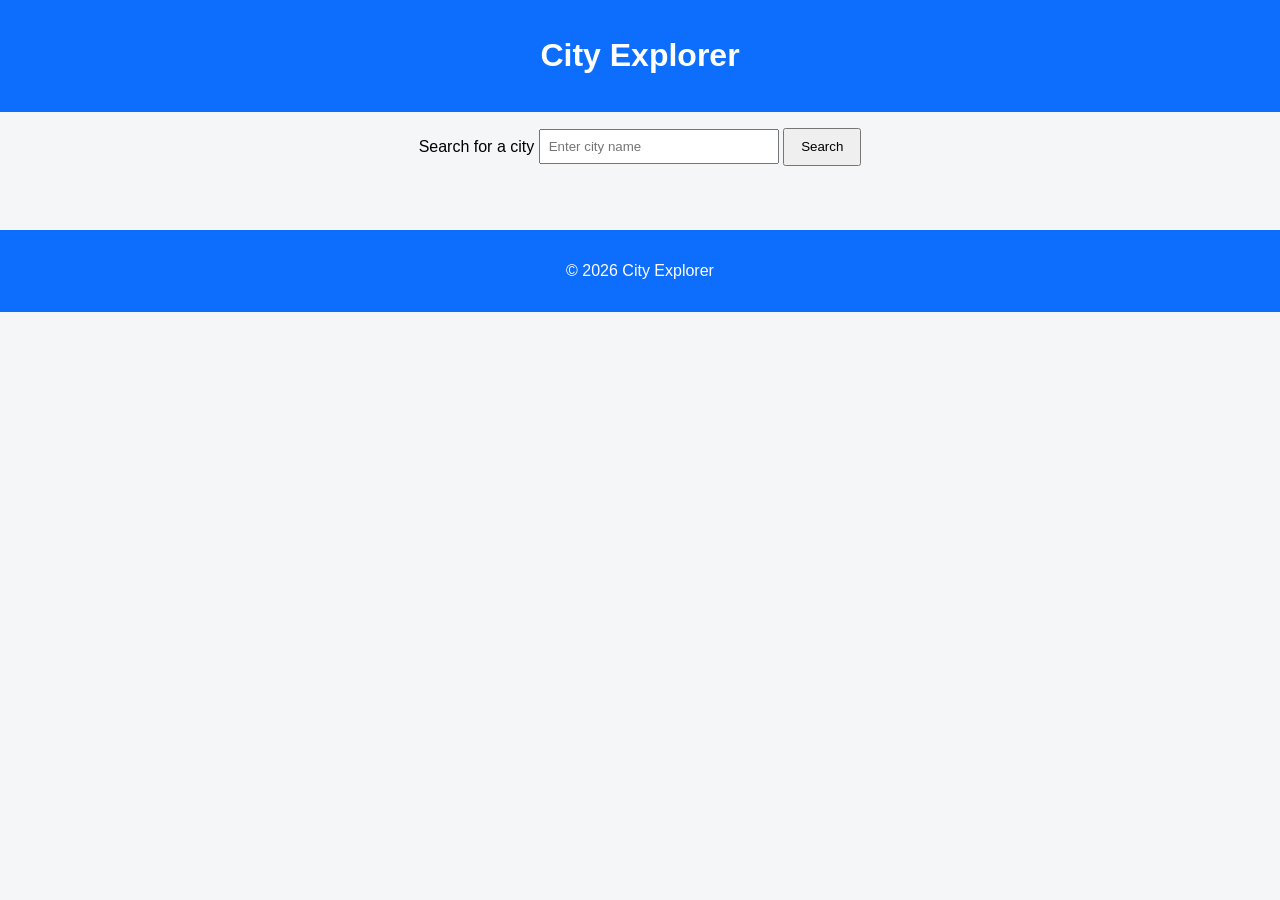
<file: city-explorer/index.html>
<!DOCTYPE html>
<html lang="en">
<head>
  <meta charset="UTF-8" />
  <title>City Explorer | Weather & City Info</title>
  <meta name="description" content="Explore cities with real-time weather and city information." />
  <meta name="viewport" content="width=device-width, initial-scale=1.0" />

  <link rel="stylesheet" href="css/styles.css" />
  <link rel="stylesheet" href="css/animations.css" />
</head>

<body>
  <header>
    <h1>City Explorer</h1>
  </header>

  <main>
    <section id="search">
      <label for="cityInput">Search for a city</label>
      <input id="cityInput" type="text" placeholder="Enter city name" />
      <button id="searchBtn">Search</button>
    </section>

    <section id="results">
      <div id="image"></div>
      <div id="weather"></div>
      <div id="city"></div>
    </section>

    <p id="error" role="alert"></p>
  </main>

  <footer>
    <p>&copy; 2026 City Explorer</p>
  </footer>

  <script type="module" src="js/main.js"></script>
</body>
</html>
</file>
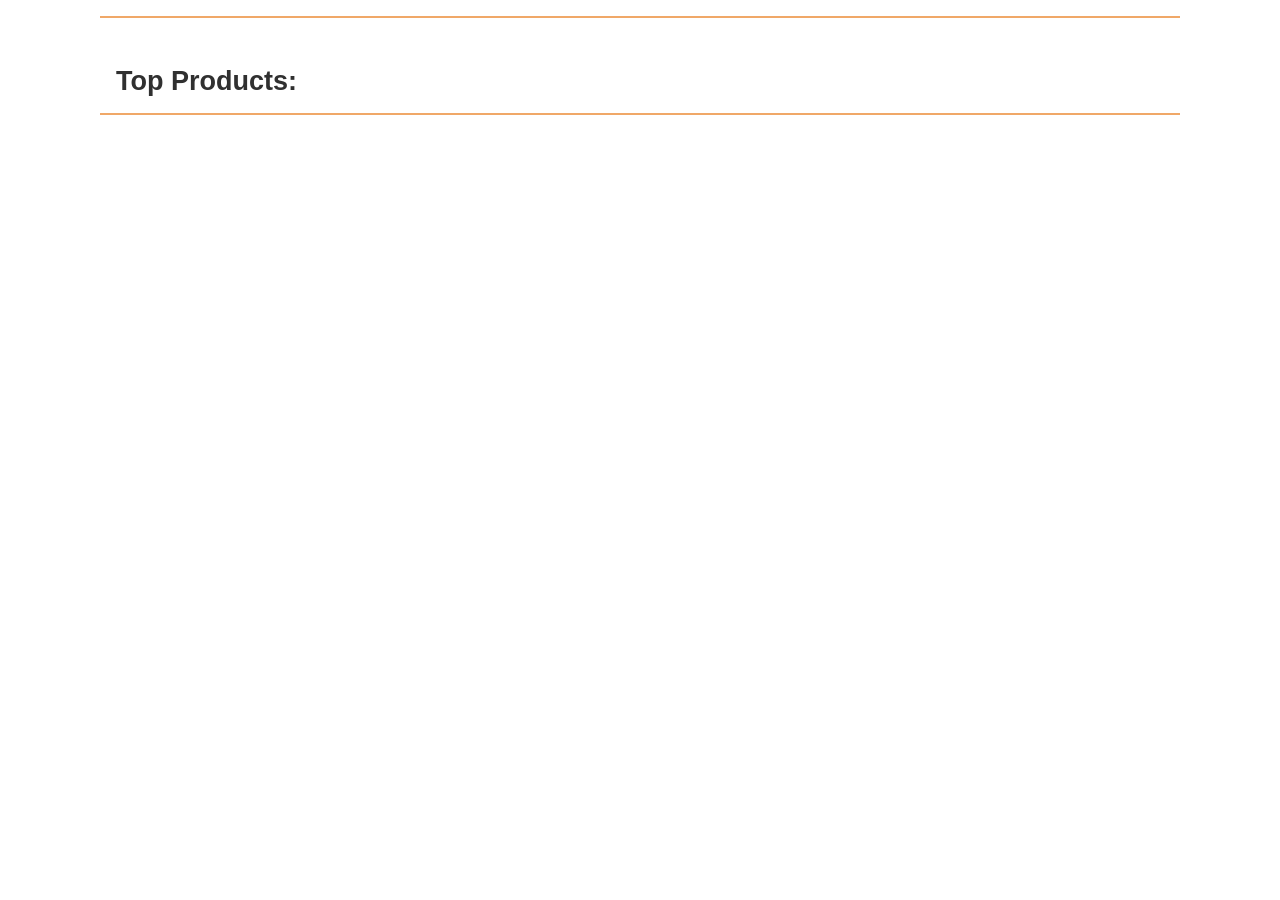
<file: src/product_listing/index.html>
<!doctype html>
<html lang="en">
  <head>
    <meta charset="UTF-8" />
    <meta name="viewport" content="width=device-width, initial-scale=1.0" />
    <title>Sleep Outside | Products</title>
    <link rel="stylesheet" href="../css/style.css" />
    <script src="../js/product-listing.js" type="module"></script>
  </head>

  <body>
    <header class="divider" id="main-header"></header>
    <main class="divider">
      <section class="products">
        <h2>Top Products: <span class="title highlight"></span></h2>
        <ul class="product-list"></ul>
      </section>
    </main>
    <footer id="main-footer"></footer>
  </body>
</html>
</file>
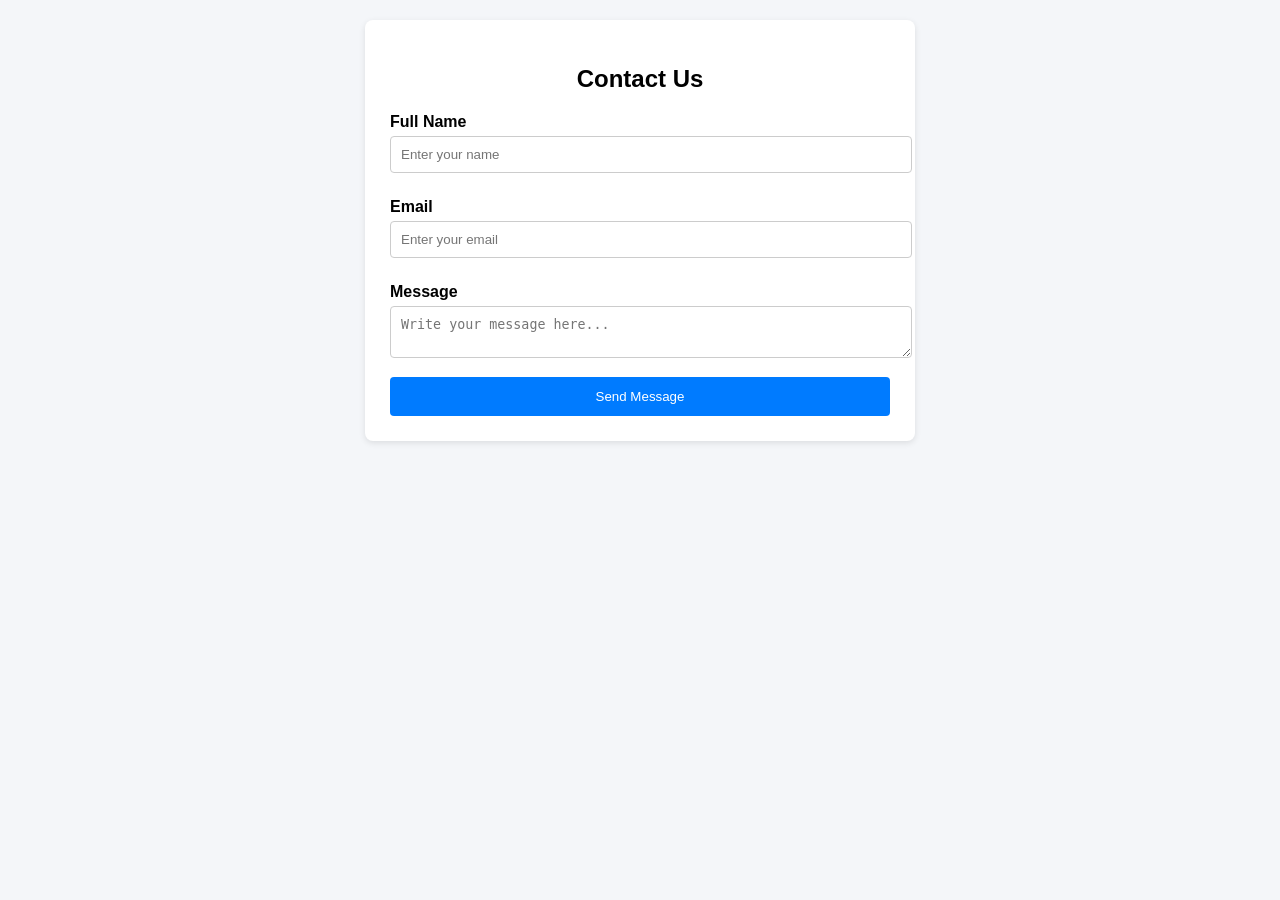
<file: contact.html>
<!DOCTYPE html>
<html lang="en">
<head>
  <meta charset="UTF-8">
  <meta name="viewport" content="width=device-width, initial-scale=1.0">
  <title>Contact Form</title>
  <link rel="stylesheet" href="contact.css">
</head>
<body>
  <div class="contact-container">
    <h2>Contact Us</h2>
    <form id="contactForm">
      <label for="name">Full Name</label>
      <input type="text" id="name" placeholder="Enter your name" required>

      <label for="email">Email</label>
      <input type="email" id="email" placeholder="Enter your email" required>

      <label for="message">Message</label>
      <textarea id="message" placeholder="Write your message here..." required></textarea>

      <button type="submit">Send Message</button>
    </form>

    <div id="confirmation" class="hidden">
      <p>✅ Thank you! Your message has been sent.</p>
    </div>
  </div>

  <script src="contact.js"></script>
</body>
</html>
</file>
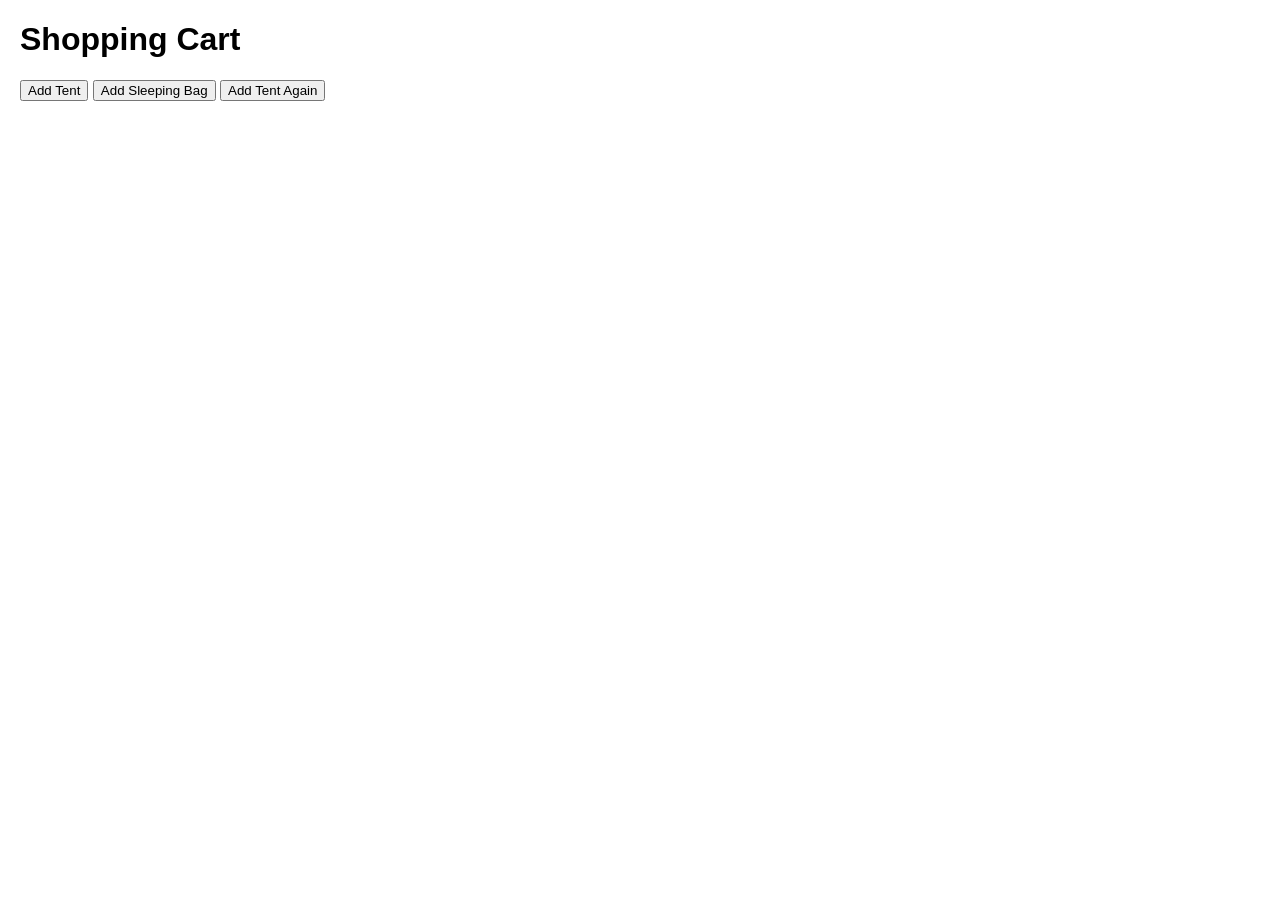
<file: duplicateitem.html>
<!DOCTYPE html>
<html lang="en">
<head>
  <meta charset="UTF-8">
  <title>Shopping Cart Demo</title>
  <style>
    body { font-family: Arial, sans-serif; margin: 20px; }
    #cart { margin-top: 20px; }
    .cart-item { padding: 5px; border-bottom: 1px solid #ccc; }
  </style>
</head>
<body>
  <h1>Shopping Cart</h1>
  <button onclick="addToCart({id:1, name:'Tent'})">Add Tent</button>
  <button onclick="addToCart({id:2, name:'Sleeping Bag'})">Add Sleeping Bag</button>
  <button onclick="addToCart({id:1, name:'Tent'})">Add Tent Again</button>

  <div id="cart"></div>

  <script>
    let cart = [];

    function addToCart(item) {
      const existingItem = cart.find(cartItem => cartItem.id === item.id);

      if (existingItem) {
        existingItem.quantity += 1;
      } else {
        cart.push({ ...item, quantity: 1 });
      }

      renderCart();
    }

    function renderCart() {
      const cartDiv = document.getElementById('cart');
      cartDiv.innerHTML = '<h2>Cart Items</h2>';
      cart.forEach(item => {
        cartDiv.innerHTML += `<div class="cart-item">${item.name} - Quantity: ${item.quantity}</div>`;
      });
    }
  </script>
</body>
</html>
</file>
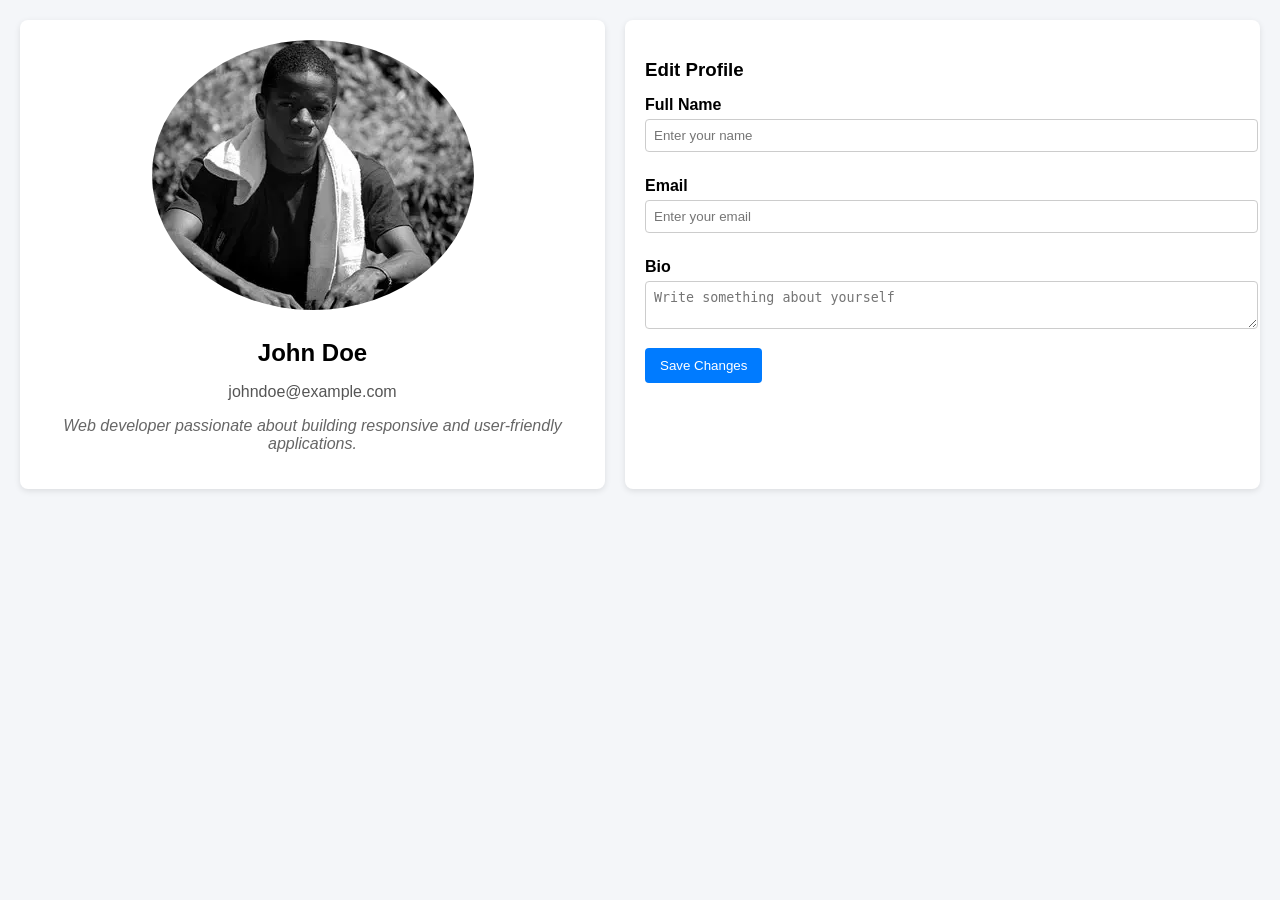
<file: profile.html>
<!DOCTYPE html>
<html lang="en">
<head>
  <meta charset="UTF-8">
  <meta name="viewport" content="width=device-width, initial-scale=1.0">
  <title>User Profile Page</title>
  <link rel="stylesheet" href="profile.css">
</head>
<body>
  <div class="profile-container">
    <div class="profile-card">
      <img src="profile.webp" alt="User Avatar" class="avatar">
      <h2 class="username" id="displayName">John Doe</h2>
      <p class="email" id="displayEmail">johndoe@example.com</p>
      <p class="bio" id="displayBio">Web developer passionate about building responsive and user-friendly applications.</p>
    </div>

    <div class="profile-form">
      <h3>Edit Profile</h3>
      <form id="profileForm">
        <label for="name">Full Name</label>
        <input type="text" id="name" placeholder="Enter your name">

        <label for="email">Email</label>
        <input type="email" id="email" placeholder="Enter your email">

        <label for="bio">Bio</label>
        <textarea id="bio" placeholder="Write something about yourself"></textarea>

        <button type="submit">Save Changes</button>
      </form>
    </div>
  </div>

  <script src="profile.js"></script>
</body>
</html>
</file>
<file: city-explorer/css/styles.css>
body {
  font-family: Arial, sans-serif;
  margin: 0;
  background-color: #f4f6f8;
}

header, footer {
  background-color: #0d6efd;
  color: white;
  text-align: center;
  padding: 1rem;
}

main {
  padding: 1rem;
}

#search {
  text-align: center;
  margin-bottom: 2rem;
}

input {
  padding: 0.5rem;
  width: 220px;
}

button {
  padding: 0.6rem 1rem;
  cursor: pointer;
}

#results {
  display: grid;
  gap: 1rem;
  grid-template-columns: repeat(auto-fit, minmax(250px, 1fr));
}

.card {
  background: white;
  padding: 1rem;
  border-radius: 8px;
}

img {
  max-width: 100%;
  border-radius: 8px;
}

#error {
  color: red;
  text-align: center;
}
</file>
<file: city-explorer/css/animations.css>
@keyframes fadeIn {
  from {
    opacity: 0;
    transform: translateY(15px);
  }
  to {
    opacity: 1;
    transform: translateY(0);
  }
}

.card {
  animation: fadeIn 0.4s ease-in;
}
</file>
<file: src/css/style.css>
:root {
  --font-body: Arial, Helvetica, sans-serif;
  --font-headline: Haettenschweiler, "Arial Narrow Bold", sans-serif;
  /* colors */
  --primary-color: #f0a868;
  --secondary-color: #525b0f;
  --tertiary-color: #8a470c;
  --light-grey: #d0d0d0;
  --dark-grey: #303030;

  /* sizes */
  --font-base: 18px;
  --small-font: 0.8em;
  --large-font: 1.2em;
}

* {
  margin: 0;
  padding: 0;
  box-sizing: border-box;
}

body {
  font-family: var(--font-body);
  font-size: var(--font-base);
  color: var(--dark-grey);
}

img {
  max-width: 100%;
}

header {
  display: flex;
  justify-content: space-between;
  padding: 0.5rem;
}

p {
  padding: 0.75rem;
}

.logo {
  line-height: 60px;
  width: 245px;
  overflow: hidden;
  display: flex;
  font-size: 30px;
  text-align: right;
  font-family: var(--font-headline);
}

.logo img {
  width: 60px;
  height: 60px;
}

.logo a {
  text-decoration: none;
  color: var(--font-body);
}

.hero {
  position: relative;
}

.hero .logo {
  position: absolute;
  left: calc(50% - 60px);
  bottom: -15px;
  background-color: white;
}

.logo--square {
  font-size: var(--small-font);
  width: 110px;
  height: 80px;

  flex-direction: column;
  align-items: flex-end;
  box-shadow: 1px 1px 4px var(--light-grey);
  justify-content: center;
  align-items: center;
  line-height: 1;
}

.logo--square img {
  width: 90px;
  height: 90px;
  margin-top: -1.3em;
}

.logo--square > div {
  margin-top: -1.7em;
}

/* utility classes */
.highlight {
  color: var(--tertiary-color);
}

button {
  padding: 0.5em 2em;
  background-color: var(--secondary-color);
  color: white;
  margin: auto;
  display: block;
  border: 0;
  font-size: var(--large-font);
  cursor: pointer;
}

.divider {
  border-bottom: 2px solid var(--primary-color);
}

/* End utility classes */

/* Cart icon styles */
.cart {
  padding-top: 1em;
  position: relative;
  text-align: center;
}

.cart svg {
  width: 25px;
}

.cart:hover svg {
  fill: gray;
}

/* End cart icon styles */

.mission {
  position: absolute;
  top: 1rem;
  left: 0;
  right: 0;
  line-height: 1.3;
  width: 100%;
  background-color: var(--dark-grey);
  color: var(--light-grey);
  opacity: 0.8;
}

.mission p {
  margin: 0 auto;
  width: 50%;
  text-align: center;
}

.products {
  margin-top: 2rem;
  padding: 1rem;
}

.product-list {
  display: flex;
  flex-flow: row wrap;
  list-style-type: none;
  justify-content: center;
}

.product-list a {
  text-decoration: none;
  color: var(--dark-grey);
}

/* Styles for product lists */
.product-card {
  flex: 1 1 45%;
  margin: 0.25em;
  padding: 0.5em;
  border: 1px solid var(--light-grey);
  max-width: 250px;
}

.product-card h2,
.product-card h3,
.product-card p {
  margin: 0.5em 0;
}

.card__brand {
  font-size: var(--small-font);
}

.card__name {
  font-size: 1em;
}

/* End product list card */

.product-detail {
  padding: 1em;
  max-width: 500px;
  margin: auto;
}

.product-detail img {
  width: 100%;
}

/* Start cart list card styles */
.cart-card {
  display: grid;
  grid-template-columns: 25% auto 15%;
  font-size: var(--small-font);
  /* max-height: 120px; */
  align-items: center;
}

.cart-card__image {
  grid-row: 1/3;
  grid-column: 1;
}

.cart-card p {
  margin-top: 0;
}

.cart-card .card__name {
  grid-row: 1;
  grid-column: 2;
}

.cart-card__color {
  grid-row: 2;
  grid-column: 2;
}

.cart-card__quantity {
  grid-row: 1;
  grid-column: 3;
}

.cart-card__price {
  grid-row: 2;
  grid-column: 3;
}

@media screen and (min-width: 500px) {
  body {
    max-width: 1080px;
    margin: auto;
  }

  .mission {
    font-size: 1.2em;
  }

  .cart-card {
    font-size: inherit;
    grid-template-columns: 150px auto 15%;
  }
}

footer {
  font-size: var(--small-font);
  padding: 1em;
}
</file>
<file: contact.css>
body {
  font-family: Arial, sans-serif;
  background: #f4f6f9;
  margin: 0;
  padding: 20px;
}

.contact-container {
  max-width: 500px;
  margin: auto;
  background: #fff;
  padding: 25px;
  border-radius: 8px;
  box-shadow: 0 2px 6px rgba(0,0,0,0.1);
}

h2 {
  text-align: center;
  margin-bottom: 20px;
}

label {
  display: block;
  margin: 10px 0 5px;
  font-weight: bold;
}

input, textarea {
  width: 100%;
  padding: 10px;
  margin-bottom: 15px;
  border: 1px solid #ccc;
  border-radius: 4px;
}

button {
  background: #007bff;
  color: #fff;
  border: none;
  padding: 12px;
  width: 100%;
  border-radius: 4px;
  cursor: pointer;
}

button:hover {
  background: #0056b3;
}

.hidden {
  display: none;
}

#confirmation {
  margin-top: 15px;
  text-align: center;
  color: green;
  font-weight: bold;
}
</file>
<file: profile.css>
body {
  font-family: Arial, sans-serif;
  background: #f4f6f9;
  margin: 0;
  padding: 20px;
}

.profile-container {
  display: flex;
  flex-wrap: wrap;
  gap: 20px;
  justify-content: center;
}

.profile-card {
  background: #fff;
  padding: 20px;
  border-radius: 8px;
  text-align: center;
  box-shadow: 0 2px 6px rgba(0,0,0,0.1);
  flex: 1 1 250px;
}

.avatar {
  border-radius: 50%;
  margin-bottom: 15px;
}

.username {
  margin: 10px 0;
  font-size: 1.5em;
}

.email {
  color: #555;
  margin-bottom: 10px;
}

.bio {
  font-style: italic;
  color: #666;
}

.profile-form {
  background: #fff;
  padding: 20px;
  border-radius: 8px;
  flex: 1 1 300px;
  box-shadow: 0 2px 6px rgba(0,0,0,0.1);
}

.profile-form h3 {
  margin-bottom: 15px;
}

.profile-form label {
  display: block;
  margin: 10px 0 5px;
  font-weight: bold;
}

.profile-form input,
.profile-form textarea {
  width: 100%;
  padding: 8px;
  margin-bottom: 15px;
  border: 1px solid #ccc;
  border-radius: 4px;
}

.profile-form button {
  background: #007bff;
  color: #fff;
  border: none;
  padding: 10px 15px;
  border-radius: 4px;
  cursor: pointer;
}

.profile-form button:hover {
  background: #0056b3;
}
</file>
